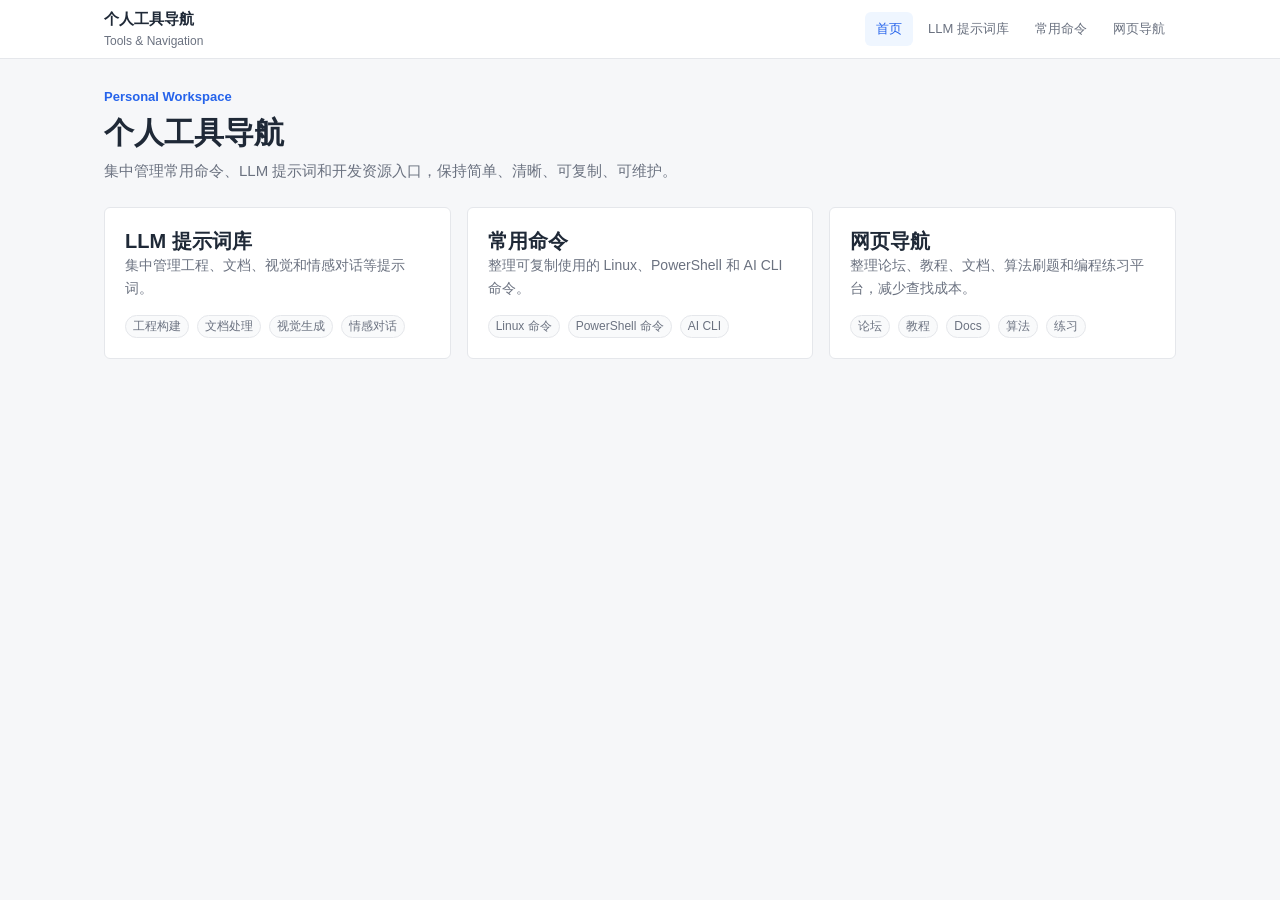
<file: index.html>
<!DOCTYPE html>
<html lang="zh-CN">
<head>
  <meta charset="UTF-8">
  <meta name="viewport" content="width=device-width, initial-scale=1.0">
  <title>个人工具导航</title>
  <link rel="icon" href="assets/icons/favicon.svg" type="image/svg+xml">
  <link rel="stylesheet" href="css/base.css">
  <link rel="stylesheet" href="css/layout.css">
  <link rel="stylesheet" href="css/components.css">
</head>
<body data-page="home">
  <header class="app-header">
    <div class="app-header__inner">
      <a class="brand" href="index.html">
        <span class="brand__title">个人工具导航</span>
        <span class="brand__subtitle">Tools & Navigation</span>
      </a>
      <nav class="top-nav" aria-label="主导航">
        <a class="top-nav__link" href="index.html" data-nav-link>首页</a>
        <a class="top-nav__link" href="prompts.html" data-nav-link>LLM 提示词库</a>
        <a class="top-nav__link" href="commands.html" data-nav-link>常用命令</a>
        <a class="top-nav__link" href="nav.html" data-nav-link>网页导航</a>
      </nav>
    </div>
  </header>

  <main class="page">
    <section class="page-hero">
      <p class="page-kicker">Personal Workspace</p>
      <h1 class="page-title">个人工具导航</h1>
      <p class="page-description">集中管理常用命令、LLM 提示词和开发资源入口，保持简单、清晰、可复制、可维护。</p>
    </section>

    <section class="home-grid" aria-label="主要入口">
      <a class="entry-card" href="prompts.html">
        <div>
          <h2 class="entry-card__title">LLM 提示词库</h2>
          <p class="entry-card__desc">集中管理工程、文档、视觉和情感对话等提示词。</p>
        </div>
        <div class="entry-card__meta">
          <span class="tag">工程构建</span>
          <span class="tag">文档处理</span>
          <span class="tag">视觉生成</span>
          <span class="tag">情感对话</span>
        </div>
      </a>

      <a class="entry-card" href="commands.html">
        <div>
          <h2 class="entry-card__title">常用命令</h2>
          <p class="entry-card__desc">整理可复制使用的 Linux、PowerShell 和 AI CLI 命令。</p>
        </div>
        <div class="entry-card__meta">
          <span class="tag">Linux 命令</span>
          <span class="tag">PowerShell 命令</span>
          <span class="tag">AI CLI</span>
        </div>
      </a>

      <a class="entry-card" href="nav.html">
        <div>
          <h2 class="entry-card__title">网页导航</h2>
          <p class="entry-card__desc">整理论坛、教程、文档、算法刷题和编程练习平台，减少查找成本。</p>
        </div>
        <div class="entry-card__meta">
          <span class="tag">论坛</span>
          <span class="tag">教程</span>
          <span class="tag">Docs</span>
          <span class="tag">算法</span>
          <span class="tag">练习</span>
        </div>
      </a>
    </section>
  </main>

  <script src="js/app.js"></script>
</body>
</html>
</file>
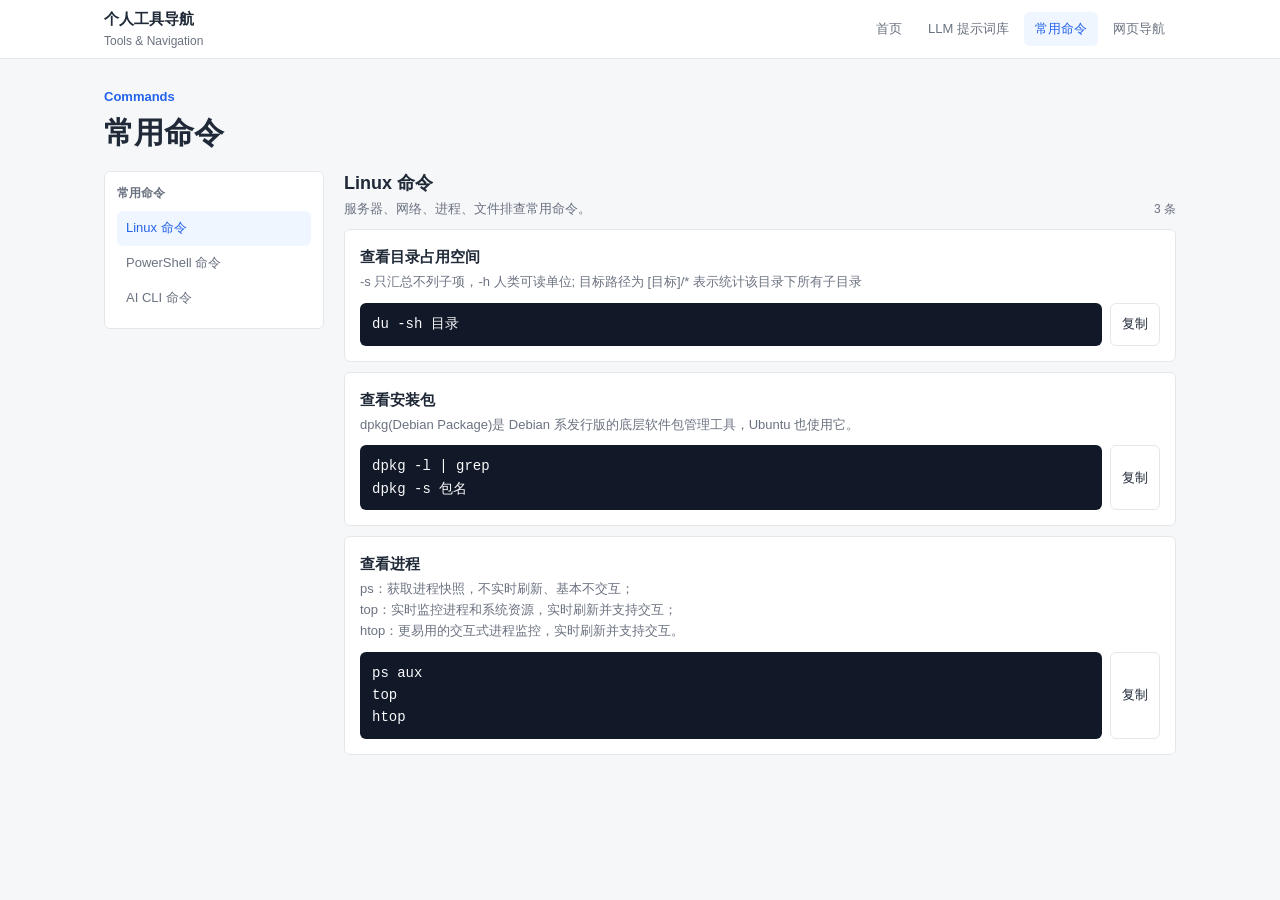
<file: commands.html>
<!DOCTYPE html>
<html lang="zh-CN">
<head>
  <meta charset="UTF-8">
  <meta name="viewport" content="width=device-width, initial-scale=1.0">
  <title>常用命令 - 个人工具导航</title>
  <link rel="icon" href="assets/icons/favicon.svg" type="image/svg+xml">
  <link rel="stylesheet" href="css/base.css">
  <link rel="stylesheet" href="css/layout.css">
  <link rel="stylesheet" href="css/components.css">
</head>
<body data-page="commands">
  <header class="app-header">
    <div class="app-header__inner">
      <a class="brand" href="index.html">
        <span class="brand__title">个人工具导航</span>
        <span class="brand__subtitle">Tools & Navigation</span>
      </a>
      <nav class="top-nav" aria-label="主导航">
        <a class="top-nav__link" href="index.html" data-nav-link>首页</a>
        <a class="top-nav__link" href="prompts.html" data-nav-link>LLM 提示词库</a>
        <a class="top-nav__link" href="commands.html" data-nav-link>常用命令</a>
        <a class="top-nav__link" href="nav.html" data-nav-link>网页导航</a>
      </nav>
    </div>
  </header>

  <main class="page">
    <section class="page-hero page-hero--compact">
      <p class="page-kicker">Commands</p>
      <h1 class="page-title">常用命令</h1>
    </section>

    <div class="tool-layout">
      <aside class="sidebar" aria-label="命令分组">
        <div class="sidebar__group">
          <p class="sidebar__title">常用命令</p>
          <a class="sidebar__link" href="#command-linux" data-sidebar-link>Linux 命令</a>
          <a class="sidebar__link" href="#command-powershell" data-sidebar-link>PowerShell 命令</a>
          <a class="sidebar__link" href="#command-ai-cli" data-sidebar-link>AI CLI 命令</a>
        </div>
      </aside>

      <div id="commands-root" class="content-stack"></div>
    </div>
  </main>

  <script src="js/app.js"></script>
  <script src="js/copy.js"></script>
  <script src="data/commands.js"></script>
  <script src="js/renderCommands.js"></script>
</body>
</html>
</file>
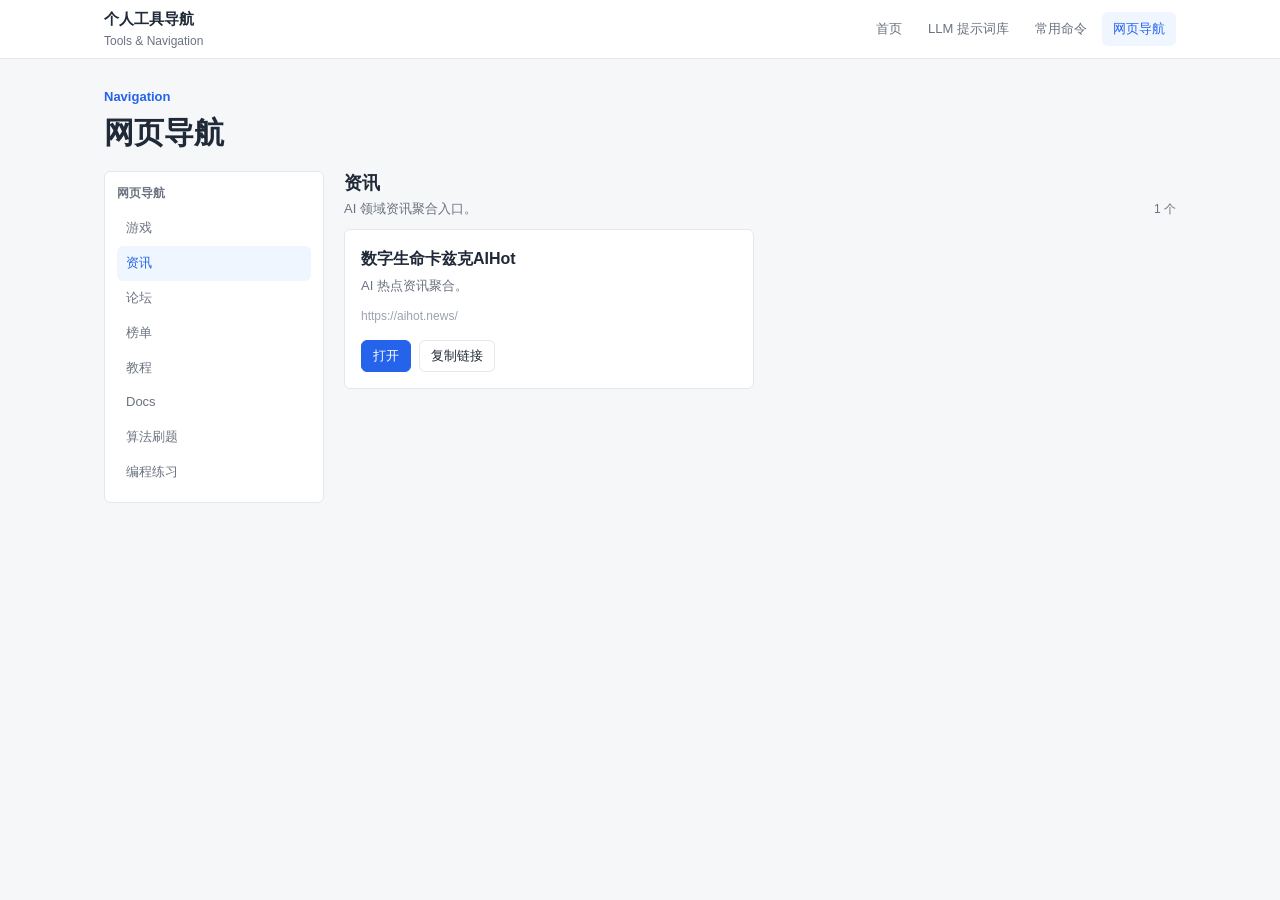
<file: nav.html>
<!DOCTYPE html>
<html lang="zh-CN">
<head>
  <meta charset="UTF-8">
  <meta name="viewport" content="width=device-width, initial-scale=1.0">
  <title>网页导航 - 个人工具导航</title>
  <link rel="icon" href="assets/icons/favicon.svg" type="image/svg+xml">
  <link rel="stylesheet" href="css/base.css">
  <link rel="stylesheet" href="css/layout.css">
  <link rel="stylesheet" href="css/components.css">
</head>
<body data-page="nav">
  <header class="app-header">
    <div class="app-header__inner">
      <a class="brand" href="index.html">
        <span class="brand__title">个人工具导航</span>
        <span class="brand__subtitle">Tools & Navigation</span>
      </a>
      <nav class="top-nav" aria-label="主导航">
        <a class="top-nav__link" href="index.html" data-nav-link>首页</a>
        <a class="top-nav__link" href="prompts.html" data-nav-link>LLM 提示词库</a>
        <a class="top-nav__link" href="commands.html" data-nav-link>常用命令</a>
        <a class="top-nav__link" href="nav.html" data-nav-link>网页导航</a>
      </nav>
    </div>
  </header>

  <main class="page">
    <section class="page-hero page-hero--compact">
      <p class="page-kicker">Navigation</p>
      <h1 class="page-title">网页导航</h1>
    </section>

    <div class="tool-layout">
      <aside class="sidebar" aria-label="导航分组">
        <div class="sidebar__group">
          <p class="sidebar__title">网页导航</p>
          <a class="sidebar__link" href="#game" data-sidebar-link>游戏</a>
          <a class="sidebar__link" href="#news" data-sidebar-link>资讯</a>
          <a class="sidebar__link" href="#forum" data-sidebar-link>论坛</a>
          <a class="sidebar__link" href="#leaderboard" data-sidebar-link>榜单</a>
          <a class="sidebar__link" href="#tutorial" data-sidebar-link>教程</a>
          <a class="sidebar__link" href="#docs" data-sidebar-link>Docs</a>
          <a class="sidebar__link" href="#algorithm" data-sidebar-link>算法刷题</a>
          <a class="sidebar__link" href="#practice" data-sidebar-link>编程练习</a>
        </div>
      </aside>

      <div id="nav-root" class="content-stack"></div>
    </div>
  </main>

  <script src="js/app.js"></script>
  <script src="js/copy.js"></script>
  <script src="data/navLinks.js"></script>
  <script src="js/renderLinks.js"></script>
</body>
</html>
</file>
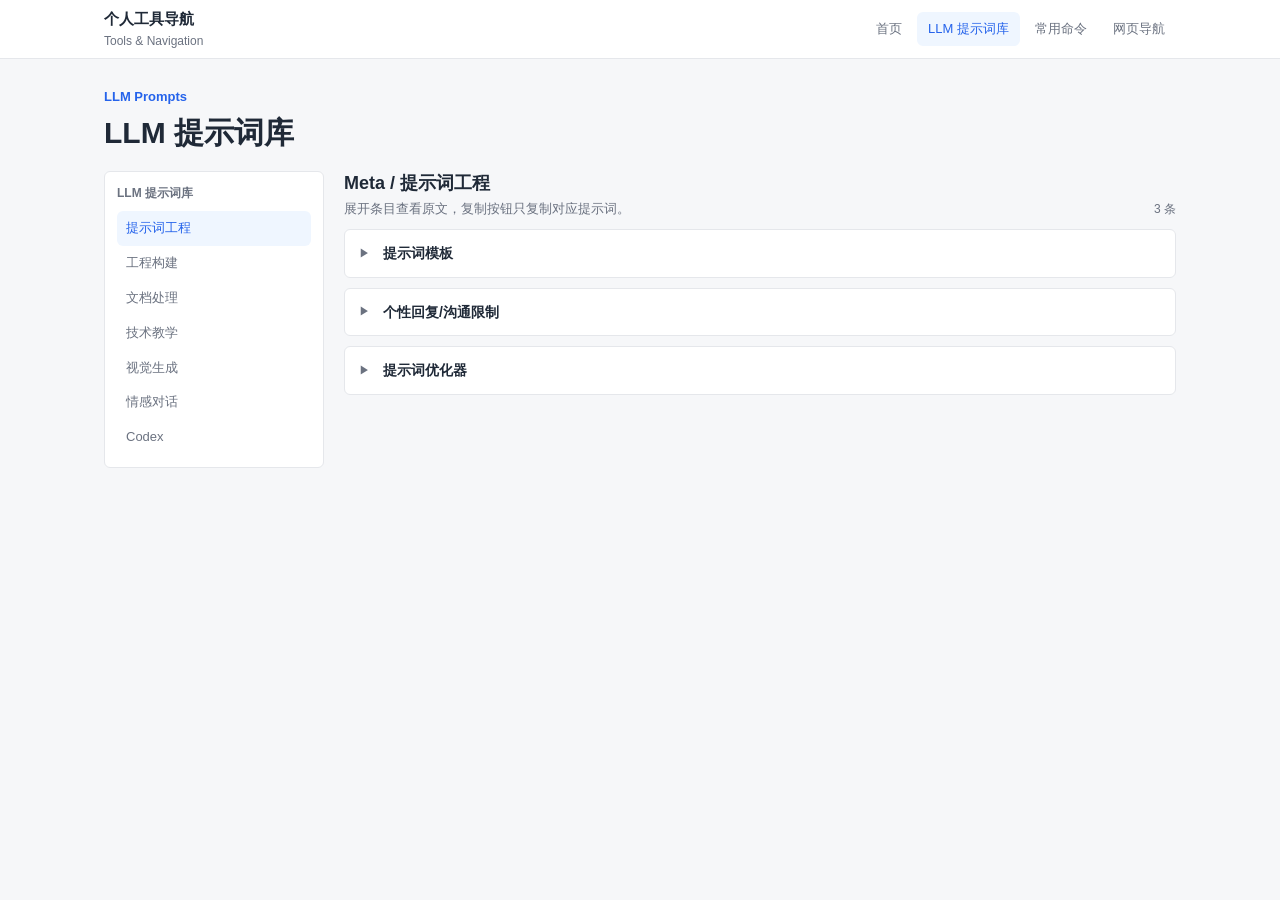
<file: prompts.html>
<!DOCTYPE html>
<html lang="zh-CN">
<head>
  <meta charset="UTF-8">
  <meta name="viewport" content="width=device-width, initial-scale=1.0">
  <title>LLM 提示词库 - 个人工具导航</title>
  <link rel="icon" href="assets/icons/favicon.svg" type="image/svg+xml">
  <link rel="stylesheet" href="css/base.css">
  <link rel="stylesheet" href="css/layout.css">
  <link rel="stylesheet" href="css/components.css">
</head>
<body data-page="prompts">
  <header class="app-header">
    <div class="app-header__inner">
      <a class="brand" href="index.html">
        <span class="brand__title">个人工具导航</span>
        <span class="brand__subtitle">Tools & Navigation</span>
      </a>
      <nav class="top-nav" aria-label="主导航">
        <a class="top-nav__link" href="index.html" data-nav-link>首页</a>
        <a class="top-nav__link" href="prompts.html" data-nav-link>LLM 提示词库</a>
        <a class="top-nav__link" href="commands.html" data-nav-link>常用命令</a>
        <a class="top-nav__link" href="nav.html" data-nav-link>网页导航</a>
      </nav>
    </div>
  </header>

  <main class="page">
    <section class="page-hero page-hero--compact">
      <p class="page-kicker">LLM Prompts</p>
      <h1 class="page-title">LLM 提示词库</h1>
    </section>

    <div class="tool-layout">
      <aside class="sidebar" aria-label="提示词分组">
        <div class="sidebar__group">
          <p class="sidebar__title">LLM 提示词库</p>
          <a class="sidebar__link" href="#prompt-meta" data-sidebar-link>提示词工程</a>
          <a class="sidebar__link" href="#prompt-engineering" data-sidebar-link>工程构建</a>
          <a class="sidebar__link" href="#prompt-docs" data-sidebar-link>文档处理</a>
          <a class="sidebar__link" href="#prompt-teaching" data-sidebar-link>技术教学</a>
          <a class="sidebar__link" href="#prompt-visual" data-sidebar-link>视觉生成</a>
          <a class="sidebar__link" href="#prompt-emotional" data-sidebar-link>情感对话</a>
          <a class="sidebar__link" href="#prompt-codex" data-sidebar-link>Codex</a>
        </div>
      </aside>

      <div id="prompts-root" class="content-stack"></div>
    </div>
  </main>

  <script src="js/app.js"></script>
  <script src="js/copy.js"></script>
  <script src="prompts/engineering/general.js"></script>
  <script src="prompts/engineering/project-impl.js"></script>
  <script src="prompts/engineering/docs.js"></script>
  <script src="prompts/engineering/tech-teaching.js"></script>
  <script src="prompts/visual/image-gen.js"></script>
  <script src="prompts/emotional/expression.js"></script>
  <script src="prompts/emotional/thought-dialogue.js"></script>
  <script src="prompts/codex/handoff.js"></script>
  <script src="data/promptsIndex.js"></script>
  <script src="js/renderPrompts.js"></script>
</body>
</html>
</file>
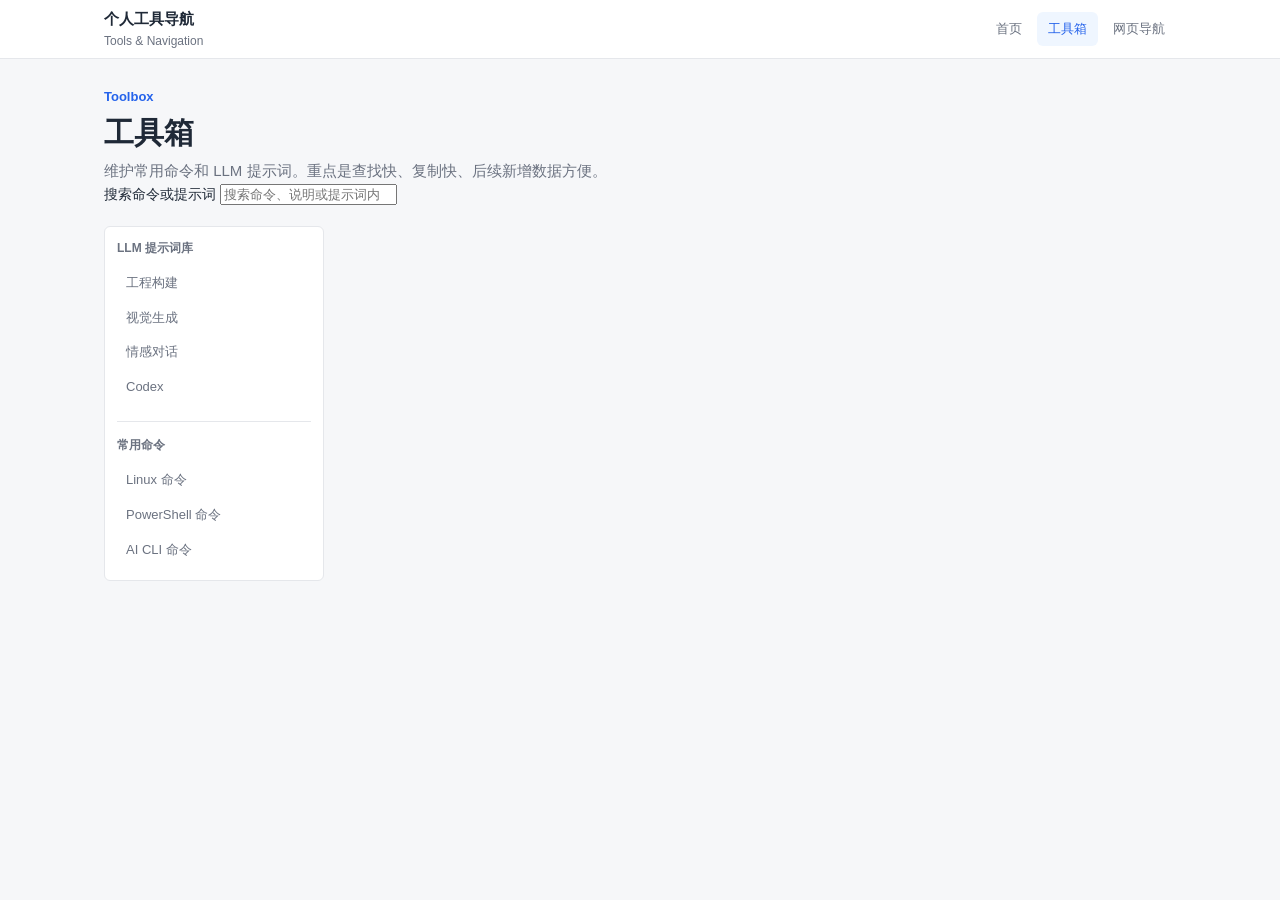
<file: tools.html>
<!DOCTYPE html>
<html lang="zh-CN">
<head>
  <meta charset="UTF-8">
  <meta name="viewport" content="width=device-width, initial-scale=1.0">
  <title>工具箱 - 个人工具导航</title>
  <link rel="stylesheet" href="css/base.css">
  <link rel="stylesheet" href="css/layout.css">
  <link rel="stylesheet" href="css/components.css">
</head>
<body data-page="tools">
  <header class="app-header">
    <div class="app-header__inner">
      <a class="brand" href="index.html">
        <span class="brand__title">个人工具导航</span>
        <span class="brand__subtitle">Tools & Navigation</span>
      </a>
      <nav class="top-nav" aria-label="主导航">
        <a class="top-nav__link" href="index.html" data-nav-link>首页</a>
        <a class="top-nav__link" href="tools.html" data-nav-link>工具箱</a>
        <a class="top-nav__link" href="nav.html" data-nav-link>网页导航</a>
      </nav>
    </div>
  </header>

  <main class="page">
    <section class="page-hero page-hero--compact">
      <p class="page-kicker">Toolbox</p>
      <h1 class="page-title">工具箱</h1>
      <p class="page-description">维护常用命令和 LLM 提示词。重点是查找快、复制快、后续新增数据方便。</p>
      <div class="search-box">
        <label class="sr-only" for="page-search">搜索命令或提示词</label>
        <input class="search-box__input" id="page-search" type="search" placeholder="搜索命令、说明或提示词内容">
      </div>
    </section>

    <div class="tool-layout">
      <aside class="sidebar" aria-label="工具箱分组">
        <div class="sidebar__group">
          <p class="sidebar__title">LLM 提示词库</p>
          <a class="sidebar__link" href="#prompt-engineering" data-sidebar-link>工程构建</a>
          <a class="sidebar__link" href="#prompt-visual" data-sidebar-link>视觉生成</a>
          <a class="sidebar__link" href="#prompt-emotional" data-sidebar-link>情感对话</a>
          <a class="sidebar__link" href="#prompt-codex" data-sidebar-link>Codex</a>
        </div>
        <div class="sidebar__group">
          <p class="sidebar__title">常用命令</p>
          <a class="sidebar__link" href="#command-linux" data-sidebar-link>Linux 命令</a>
          <a class="sidebar__link" href="#command-powershell" data-sidebar-link>PowerShell 命令</a>
          <a class="sidebar__link" href="#command-ai-cli" data-sidebar-link>AI CLI 命令</a>
        </div>
      </aside>

      <div class="content-stack">
        <section class="section" id="prompts" hidden>
          <div class="section-header">
            <div>
              <h2 class="section-header__title">LLM 提示词库</h2>
              <p class="section-header__desc">展开条目查看原文，复制按钮只复制对应提示词内容。</p>
            </div>
          </div>
          <div id="prompts-root"></div>
        </section>

        <section class="section" id="commands" hidden>
          <div class="section-header">
            <div>
              <h2 class="section-header__title">常用命令</h2>
              <p class="section-header__desc">按 Linux、PowerShell、Claude Code / Codex CLI 分组。</p>
            </div>
          </div>
          <div id="commands-root"></div>
        </section>
      </div>
    </div>
  </main>

  <script src="js/app.js"></script>
  <script src="js/copy.js"></script>
  <script src="data/commands.js"></script>
  <script src="prompts/engineering/general.js"></script>
  <script src="prompts/engineering/project-impl.js"></script>
  <script src="prompts/engineering/docs.js"></script>
  <script src="prompts/engineering/tech-teaching.js"></script>
  <script src="prompts/visual/image-gen.js"></script>
  <script src="prompts/emotional/expression.js"></script>
  <script src="prompts/emotional/thought-dialogue.js"></script>
  <script src="prompts/codex/handoff.js"></script>
  <script src="data/promptsIndex.js"></script>
  <script src="js/renderCommands.js"></script>
  <script src="js/renderPrompts.js"></script>
</body>
</html>
</file>
<file: css/base.css>
* {
  box-sizing: border-box;
}

html {
  min-height: 100%;
  scroll-behavior: smooth;
}

body {
  min-height: 100%;
  margin: 0;
  background: var(--bg);
  color: var(--text);
  font-family: -apple-system, BlinkMacSystemFont, "Segoe UI", "Microsoft YaHei", Roboto, sans-serif;
  font-size: 14px;
  line-height: 1.6;
}

:root {
  --bg: #f6f7f9;
  --surface: #ffffff;
  --surface-muted: #f9fafb;
  --surface-hover: #f3f6fb;
  --text: #1f2937;
  --text-muted: #6b7280;
  --text-subtle: #9ca3af;
  --border: #e5e7eb;
  --border-strong: #d1d5db;
  --accent: #2563eb;
  --accent-soft: #eff6ff;
  --ok: #16a34a;
  --err: #dc2626;
  --code-bg: #111827;
  --code-text: #f9fafb;
  --radius: 6px;
  --page-width: 1120px;
}

a {
  color: inherit;
  text-decoration: none;
}

button {
  font: inherit;
}

button {
  cursor: pointer;
}

code,
pre {
  font-family: ui-monospace, SFMono-Regular, Consolas, "Liberation Mono", "Courier New", monospace;
}

pre {
  margin: 0;
}
</file>
<file: css/layout.css>
.app-header {
  position: sticky;
  top: 0;
  z-index: 20;
  background: rgba(255, 255, 255, 0.96);
  border-bottom: 1px solid var(--border);
}

.app-header__inner {
  max-width: var(--page-width);
  min-height: 58px;
  margin: 0 auto;
  padding: 0 24px;
  display: flex;
  align-items: center;
  justify-content: space-between;
  gap: 24px;
}

.brand {
  display: flex;
  flex-direction: column;
  gap: 1px;
}

.brand__title {
  font-size: 15px;
  font-weight: 700;
  color: var(--text);
}

.brand__subtitle {
  font-size: 12px;
  color: var(--text-muted);
}

.top-nav {
  display: flex;
  align-items: center;
  gap: 4px;
}

.top-nav__link {
  padding: 7px 11px;
  border-radius: var(--radius);
  color: var(--text-muted);
  font-size: 13px;
}

.top-nav__link:hover,
.top-nav__link.is-active {
  color: var(--accent);
  background: var(--accent-soft);
}

.page {
  max-width: var(--page-width);
  margin: 0 auto;
  padding: 28px 24px 44px;
}

.page-hero {
  margin-bottom: 24px;
}

.page-hero--compact {
  margin-bottom: 20px;
}

.page-kicker {
  margin: 0 0 6px;
  color: var(--accent);
  font-size: 13px;
  font-weight: 700;
}

.page-title {
  margin: 0;
  font-size: 30px;
  line-height: 1.25;
  letter-spacing: 0;
}

.page-description {
  max-width: 680px;
  margin: 8px 0 0;
  color: var(--text-muted);
  font-size: 15px;
}

.home-grid {
  display: grid;
  grid-template-columns: repeat(3, minmax(0, 1fr));
  gap: 16px;
  margin-bottom: 28px;
}

.tool-layout {
  display: grid;
  grid-template-columns: 220px minmax(0, 1fr);
  gap: 20px;
  align-items: start;
}

.sidebar {
  position: sticky;
  top: 78px;
  background: var(--surface);
  border: 1px solid var(--border);
  border-radius: var(--radius);
  padding: 12px;
}

.sidebar__group + .sidebar__group {
  margin-top: 16px;
  padding-top: 14px;
  border-top: 1px solid var(--border);
}

.sidebar__title {
  margin: 0 0 8px;
  color: var(--text-muted);
  font-size: 12px;
  font-weight: 700;
}

.sidebar__link {
  display: block;
  width: 100%;
  padding: 7px 9px;
  border-radius: var(--radius);
  color: var(--text-muted);
  font-size: 13px;
}

.sidebar__link:hover,
.sidebar__link.is-active {
  color: var(--accent);
  background: var(--accent-soft);
}

.content-stack {
  display: flex;
  flex-direction: column;
  gap: 20px;
}

.section {
  scroll-margin-top: 78px;
}

.section + .section {
  margin-top: 26px;
}

.nav-section + .nav-section {
  margin-top: 30px;
}

.card-grid {
  display: grid;
  grid-template-columns: repeat(2, minmax(0, 1fr));
  gap: 12px;
}

@media (max-width: 860px) {
  .app-header__inner {
    padding: 0 16px;
    align-items: flex-start;
    flex-direction: column;
    gap: 8px;
    padding-top: 10px;
    padding-bottom: 10px;
  }

  .top-nav {
    width: 100%;
    overflow-x: auto;
  }

  .page {
    padding: 22px 16px 36px;
  }

  .page-title {
    font-size: 24px;
  }

  .home-grid,
  .card-grid {
    grid-template-columns: 1fr;
  }

  .tool-layout {
    grid-template-columns: 1fr;
  }

  .sidebar {
    position: static;
  }

  .sidebar__group {
    display: flex;
    flex-wrap: wrap;
    align-items: center;
    gap: 8px;
  }

  .sidebar__title {
    width: 100%;
    margin-bottom: 0;
  }

  .sidebar__link {
    width: auto;
    border: 1px solid var(--border);
  }
}
</file>
<file: css/components.css>
.entry-card,
.link-card,
.command-card,
.prompt-item {
  background: var(--surface);
  border: 1px solid var(--border);
  border-radius: var(--radius);
}

.entry-card {
  padding: 20px;
  display: flex;
  flex-direction: column;
  gap: 16px;
}

.entry-card__title {
  margin: 0;
  font-size: 20px;
  line-height: 1.3;
}

.entry-card__desc {
  margin: 0;
  color: var(--text-muted);
}

.entry-card__meta {
  display: flex;
  flex-wrap: wrap;
  gap: 8px;
}

.entry-card:hover,
.link-card:hover,
.command-card:hover {
  border-color: var(--border-strong);
}

.section-header {
  display: flex;
  align-items: flex-end;
  justify-content: space-between;
  gap: 16px;
  margin-bottom: 10px;
}

.section-header__title {
  margin: 0;
  font-size: 18px;
  line-height: 1.35;
}

.section-header__desc {
  margin: 3px 0 0;
  color: var(--text-muted);
  font-size: 13px;
}

.section-header__count {
  color: var(--text-muted);
  font-size: 12px;
  white-space: nowrap;
}

.link-card {
  padding: 16px;
  min-width: 0;
}

.link-card__main {
  display: block;
  min-width: 0;
}

.link-card__title {
  display: block;
  margin-bottom: 4px;
  font-size: 16px;
  font-weight: 700;
}

.link-card__desc {
  margin: 0 0 10px;
  color: var(--text-muted);
  font-size: 13px;
}

.link-card__url {
  display: block;
  max-width: 100%;
  color: var(--text-subtle);
  font-size: 12px;
  overflow: hidden;
  text-overflow: ellipsis;
  white-space: nowrap;
}

.link-card__actions {
  display: flex;
  align-items: center;
  gap: 8px;
  margin-top: 14px;
}

.command-card {
  padding: 15px;
}

.command-card + .command-card {
  margin-top: 10px;
}

.command-card__top {
  display: flex;
  align-items: flex-start;
  justify-content: space-between;
  gap: 12px;
  margin-bottom: 10px;
}

.command-card__title {
  margin: 0 0 3px;
  font-size: 15px;
}

.command-card__desc {
  margin: 0;
  color: var(--text-muted);
  font-size: 13px;
  white-space: pre-line;
}

.code-row {
  display: flex;
  align-items: stretch;
  gap: 8px;
}

.code-row__content {
  flex: 1;
  min-width: 0;
  padding: 10px 12px;
  border-radius: var(--radius);
  background: var(--code-bg);
  color: var(--code-text);
  overflow-x: auto;
  white-space: pre;
}

.tag {
  display: inline-flex;
  align-items: center;
  min-height: 20px;
  padding: 1px 7px;
  border: 1px solid var(--border);
  border-radius: 999px;
  color: var(--text-muted);
  background: var(--surface-muted);
  font-size: 12px;
}

.btn {
  display: inline-flex;
  align-items: center;
  justify-content: center;
  min-height: 32px;
  padding: 5px 11px;
  border: 1px solid var(--border);
  border-radius: var(--radius);
  background: var(--surface);
  color: var(--text);
  font-size: 13px;
  line-height: 1.4;
}

.btn:hover {
  border-color: var(--accent);
  color: var(--accent);
}

.btn--primary {
  border-color: var(--accent);
  background: var(--accent);
  color: #ffffff;
}

.btn--primary:hover {
  background: #1d4ed8;
  color: #ffffff;
}

.btn.copied {
  border-color: var(--ok);
  color: var(--ok);
}

.btn.failed {
  border-color: var(--err);
  color: var(--err);
}

.prompt-item {
  overflow: hidden;
}

.prompt-item + .prompt-item {
  margin-top: 10px;
}

.prompt-item__header {
  width: 100%;
  display: flex;
  align-items: center;
  gap: 10px;
  border: 0;
  background: transparent;
  color: var(--text);
  text-align: left;
  padding: 12px 14px;
}

.prompt-item__header:hover {
  background: var(--surface-hover);
}

.prompt-item__title {
  flex: 1;
  min-width: 0;
  font-weight: 700;
}

.prompt-item__body {
  padding: 0 14px 14px;
}

.prompt-content-block + .prompt-content-block {
  margin-top: 14px;
}

.prompt-content-label {
  margin: 0 0 6px;
  color: var(--text-muted);
  font-size: 12px;
  font-weight: 700;
}

.prompt-content {
  max-height: 420px;
  padding: 13px;
  border: 1px solid var(--border);
  border-radius: var(--radius);
  background: var(--surface-muted);
  color: var(--text);
  overflow: auto;
  white-space: pre-wrap;
  word-break: break-word;
}

.prompt-actions {
  display: flex;
  justify-content: flex-end;
  margin-top: 8px;
}

.disclosure-icon {
  width: 14px;
  color: var(--text-muted);
  font-size: 11px;
  line-height: 1;
}

@media (max-width: 640px) {
  .section-header {
    align-items: flex-start;
    flex-direction: column;
    gap: 4px;
  }

  .command-card__top,
  .code-row {
    flex-direction: column;
  }

  .code-row__content {
    white-space: pre-wrap;
    word-break: break-word;
  }

  .link-card__actions {
    flex-wrap: wrap;
  }
}
</file>
